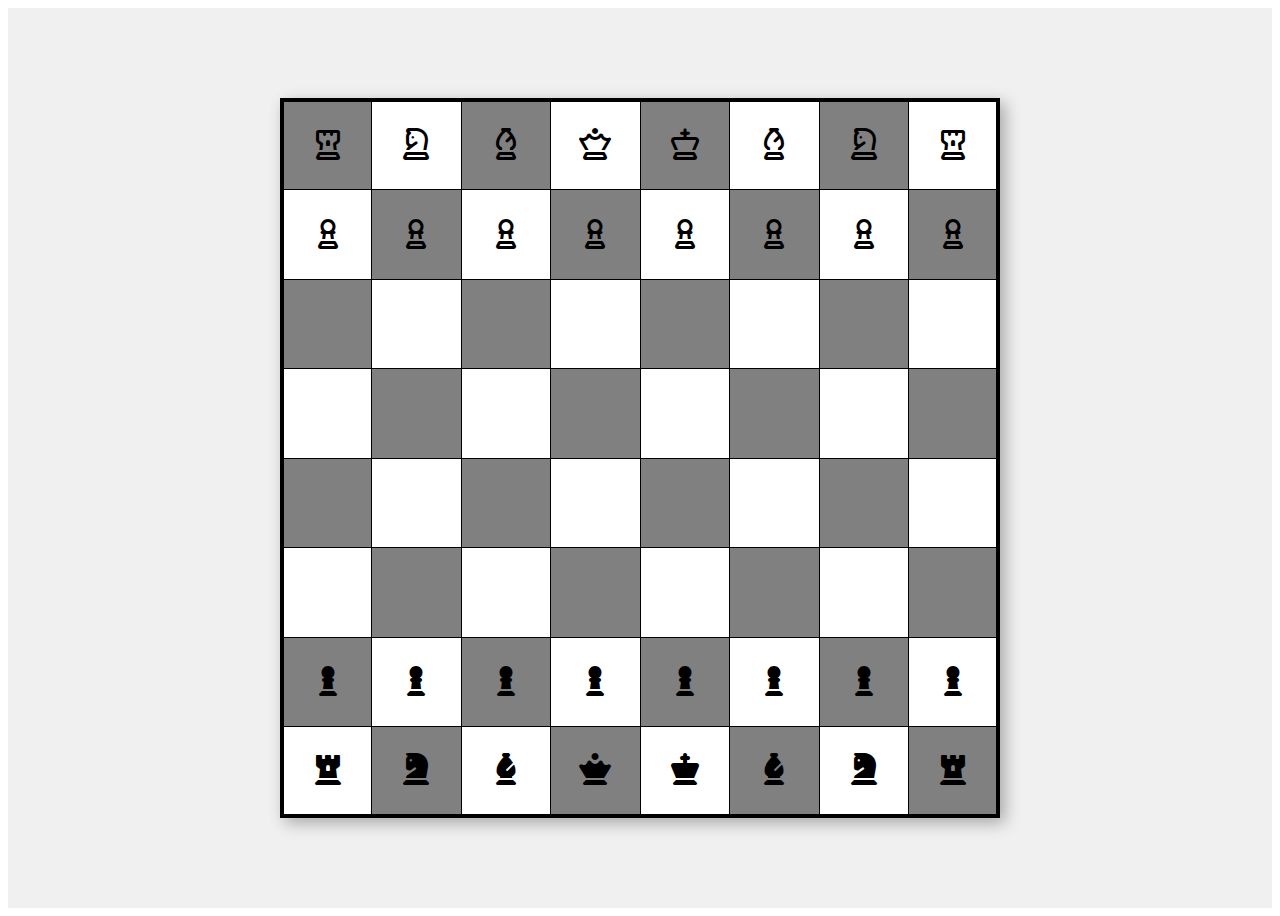
<file: CSS/ChessBoard/index.html>
<!DOCTYPE html>
<html lang="en">
<head>
    <meta charset="UTF-8">
    <meta name="viewport" content="width=device-width, initial-scale=1.0">
    <title>Chessboard</title>
    <link rel="stylesheet" href="styles.css">
    <link rel="stylesheet" href="https://cdnjs.cloudflare.com/ajax/libs/font-awesome/6.5.1/css/all.min.css">

</head>
<body>
    <div class="container">
        <table class="tab">
            <tr>
                <td class="black"><i class="fa-sharp fa-regular fa-chess-rook"></i></td>
                <td class="white"><i class="fa-sharp fa-regular fa-chess-knight"></i></td>
                <td class="black"><i class="fa-sharp fa-regular fa-chess-bishop"></i></td>
                <td class="white"><i class="fa-sharp fa-regular fa-chess-queen"></i></td>
                <td class="black"><i class="fa-sharp fa-regular fa-chess-king"></i></td>
                <td class="white"><i class="fa-sharp fa-regular fa-chess-bishop"></i></td>
                <td class="black"><i class="fa-sharp fa-regular fa-chess-knight"></i></td>
                <td class="white"><i class="fa-sharp fa-regular fa-chess-rook"></i></td>
            </tr>
            <tr>
                <td class="white"><i class="fa-sharp fa-regular fa-chess-pawn"></i></i></td>
                <td class="black"><i class="fa-sharp fa-regular fa-chess-pawn"></i></td>
                <td class="white"><i class="fa-sharp fa-regular fa-chess-pawn"></i></td>
                <td class="black"><i class="fa-sharp fa-regular fa-chess-pawn"></i></td>
                <td class="white"><i class="fa-sharp fa-regular fa-chess-pawn"></i></td>
                <td class="black"><i class="fa-sharp fa-regular fa-chess-pawn"></i></td>
                <td class="white"><i class="fa-sharp fa-regular fa-chess-pawn"></i></td>
                <td class="black"><i class="fa-sharp fa-regular fa-chess-pawn"></i></td>
            </tr>
            <tr>
                <td class="black"></td>
                <td class="white"></td>
                <td class="black"></td>
                <td class="white"></td>
                <td class="black"></td>
                <td class="white"></td>
                <td class="black"></td>
                <td class="white"></td>
            </tr>
            <tr>
                <td class="white"></td>
                <td class="black"></td>
                <td class="white"></td>
                <td class="black"></td>
                <td class="white"></td>
                <td class="black"></td>
                <td class="white"></td>
                <td class="black"></td>
            </tr>
            <tr>
                <td class="black"></td>
                <td class="white"></td>
                <td class="black"></td>
                <td class="white"></td>
                <td class="black"></td>
                <td class="white"></td>
                <td class="black"></td>
                <td class="white"></td>
            </tr>
            <tr>
                <td class="white"></td>
                <td class="black"></td>
                <td class="white"></td>
                <td class="black"></td>
                <td class="white"></td>
                <td class="black"></td>
                <td class="white"></td>
                <td class="black"></td>
            </tr>
            <tr>
                <td class="black"><i class="fa-solid fa-chess-pawn" style="color:black;"></i></td>
                <td class="white"><i class="fa-solid fa-chess-pawn" style="color:black;"></i></td>
                <td class="black"><i class="fa-solid fa-chess-pawn" style="color:black;"></i></td>
                <td class="white"><i class="fa-solid fa-chess-pawn" style="color:black;"></i></td>
                <td class="black"><i class="fa-solid fa-chess-pawn" style="color:black;"></i></td>
                <td class="white"><i class="fa-solid fa-chess-pawn" style="color:black;"></i></td>
                <td class="black"><i class="fa-solid fa-chess-pawn" style="color:black;"></i></td>
                <td class="white"><i class="fa-solid fa-chess-pawn" style="color:black;"></i></td>
            </tr>
            <tr>
                <td class="white"><i class="fa-solid fa-chess-rook" style="color:black;"></i></td>
                <td class="black"><i class="fa-solid fa-chess-knight" style="color:black;"></i></td>
                <td class="white"><i class="fa-solid fa-chess-bishop" style="color:black;"></i></td>
                <td class="black"><i class="fa-solid fa-chess-queen" style="color:black;"></i></td>
                <td class="white"><i class="fa-solid fa-chess-king" style="color:black;"></i></td>
                <td class="black"><i class="fa-solid fa-chess-bishop" style="color:black;"></i></td>
                <td class="white"><i class="fa-solid fa-chess-knight" style="color:black;"></i></td>
                <td class="black"><i class="fa-solid fa-chess-rook" style="color:black;"></i></td>
            </tr>
        </table>
    </div>
</body>
</html>
</file>
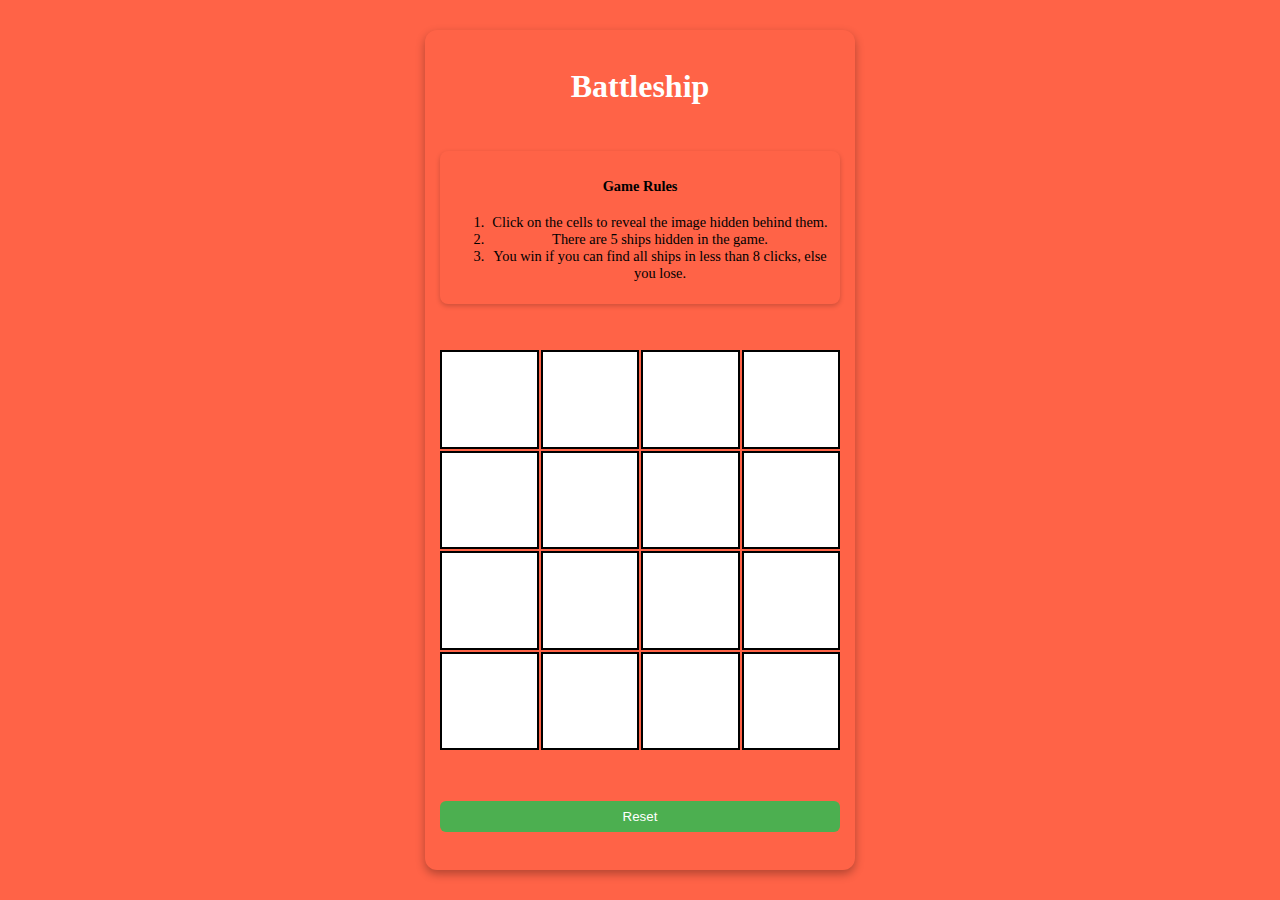
<file: JS/Battleship/index.html>
<!DOCTYPE html>
<html lang="en">
<head>
    <meta charset="UTF-8">
    <meta name="viewport" content="width=device-width, initial-scale=1.0">
    <link rel="stylesheet" href="styles.css">
    <title>Battleship</title>
</head>
<body>
    <div class="container">
        <h1>Battleship</h1>
        <div id="rules">
            <h4>Game Rules</h4>
            <ol>
                <li>Click on the cells to reveal the image hidden behind them.</li>
                <li>There are 5 ships hidden in the game.</li>
                <li>You win if you can find all ships in less than 8 clicks, else you lose.</li>
            </ol>
        </div>
        <div id="grid">
            <div class="box"></div>
            <div class="box"></div>
            <div class="box"></div>
            <div class="box"></div>
            <div class="box"></div>
            <div class="box"></div>
            <div class="box"></div>
            <div class="box"></div>
            <div class="box"></div>
            <div class="box"></div>
            <div class="box"></div>
            <div class="box"></div>
            <div class="box"></div>
            <div class="box"></div>
            <div class="box"></div>
            <div class="box"></div>
        </div>
        <button id="resetButton">Reset</button>
    </div>
    
    <script src="script.js"></script>
</body>
</html>
</file>
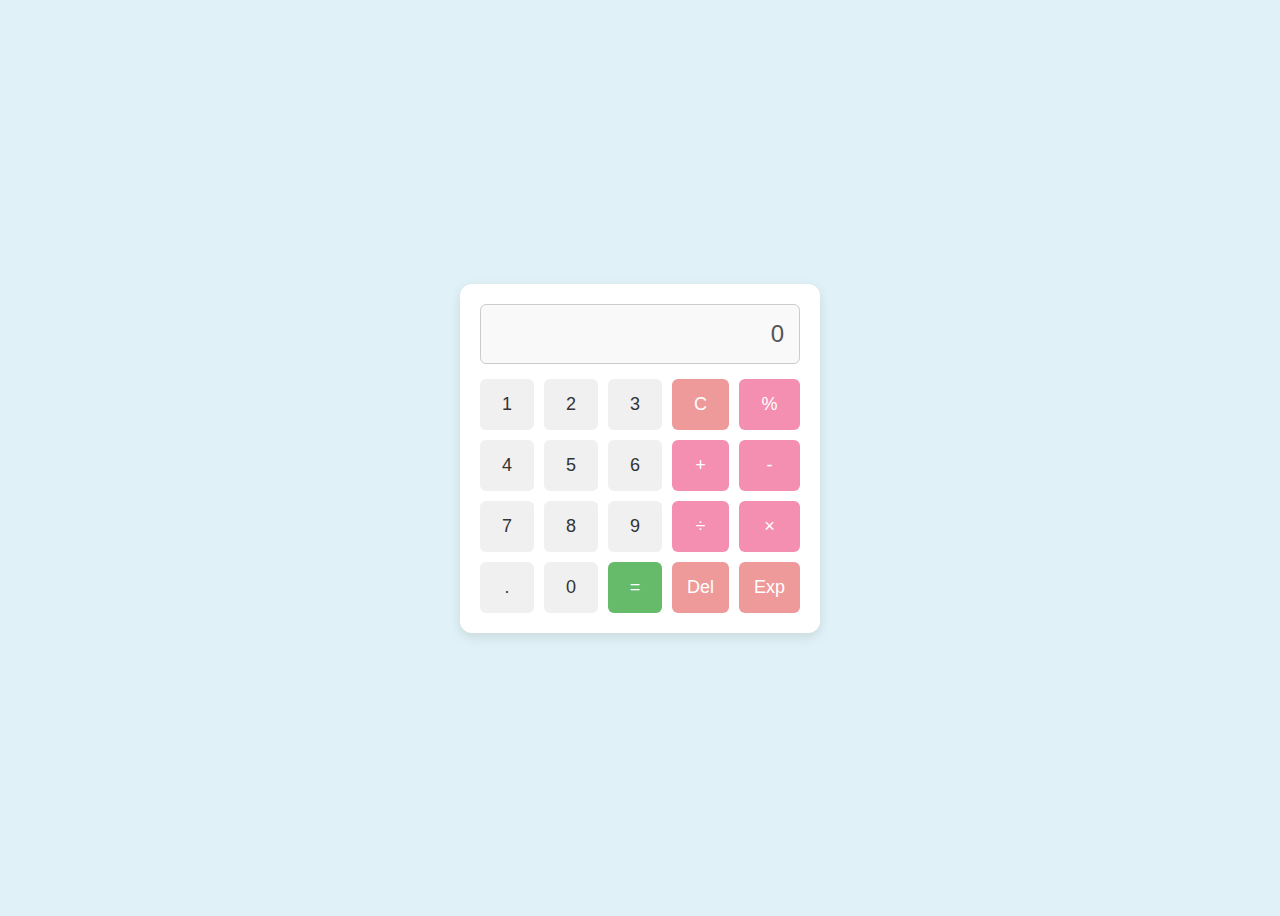
<file: JS/Calculator/index.html>
<!DOCTYPE html>
<html lang="en">
<head>
  <meta charset="UTF-8" />
  <meta name="viewport" content="width=device-width, initial-scale=1.0"/>
  <title>Calculator</title>
  <link rel="stylesheet" href="style.css"/>
</head>
<body>
  <div class="calculator">
    <input type="text" id="display" value="0" disabled />
    <div class="buttons">
      <button class="number">1</button>
      <button class="number">2</button>
      <button class="number">3</button>
      <button class="operator clear">C</button>
      <button class="operator">%</button>

      <button class="number">4</button>
      <button class="number">5</button>
      <button class="number">6</button>
      <button class="operator">+</button>
      <button class="operator">-</button>

      <button class="number">7</button>
      <button class="number">8</button>
      <button class="number">9</button>
      <button class="operator">÷</button>
      <button class="operator">×</button>

      <button class="decimal">.</button>
      <button class="number">0</button>
      <button class="equal">=</button>
      <button class="delete">Del</button>
      <button class="exponent">Exp</button>
    </div>
  </div>
  <script src="script.js"></script>
</body>
</html>
</file>
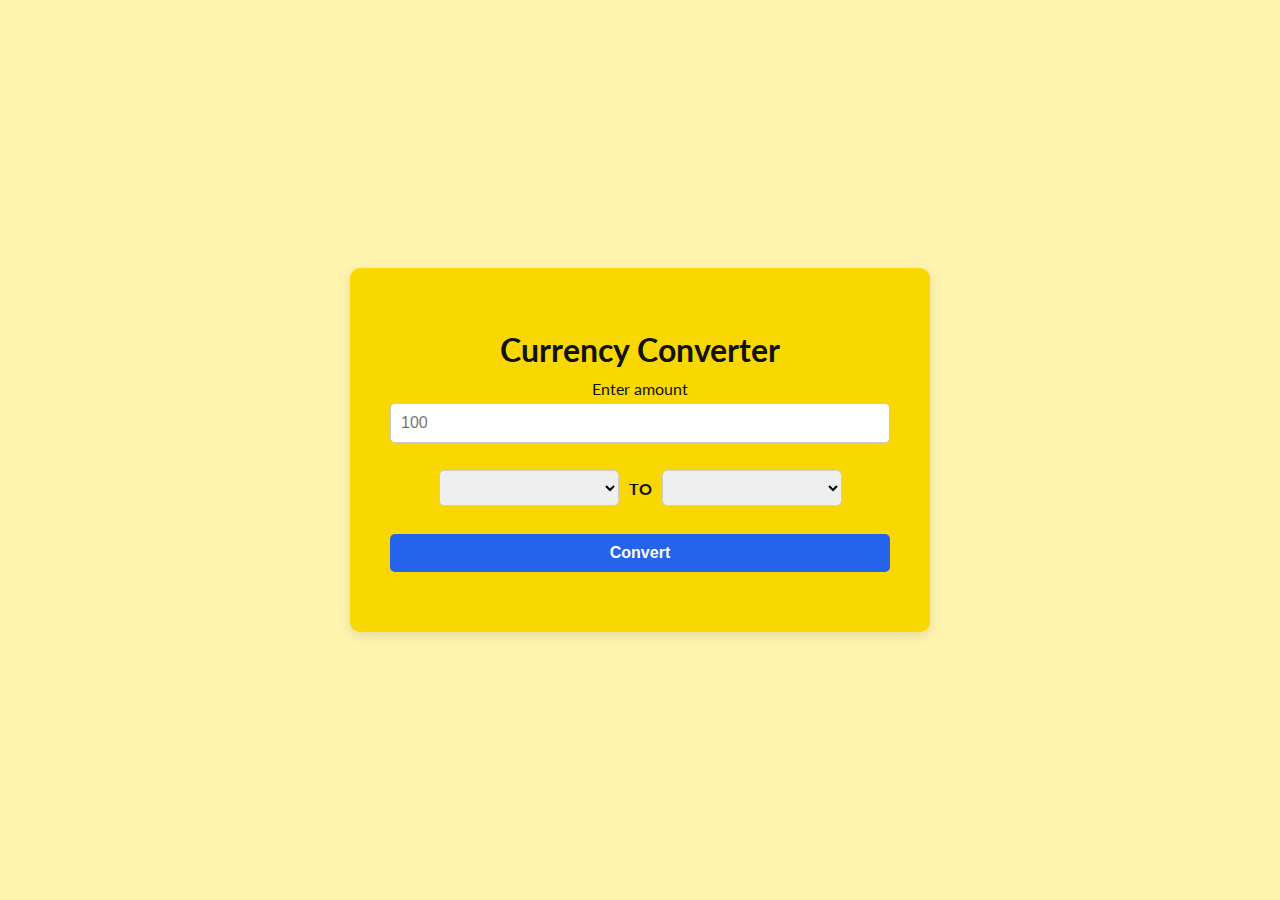
<file: JS/CurrencyConvertor/index.html>
<!DOCTYPE html>
<html lang="en">
<head>
  <meta charset="UTF-8" />
  <meta name="viewport" content="width=device-width, initial-scale=1.0"/>
  <title>Currency Converter</title>
  <link rel="stylesheet" href="styles.css" />
  <link href="https://fonts.googleapis.com/css2?family=DM+Serif+Display:ital@0;1&family=Lato:wght@100;300;400;700;900&display=swap" rel="stylesheet">
</head>
<body>
  <div class="container">
    <h1 class="heading">Currency Converter</h1>
    <p class="label">Enter amount</p>
    <input class="input" type="number" id="amount" placeholder="100" required />
    
    <div class="selectors">
      <select class="select" id="from"></select>
      <p class="to-text">TO</p>
      <select class="select" id="to"></select>
    </div>
    
    <button class="button" id="convert">Convert</button>
    <p id="result" class="result"></p>
  </div>
  <script src="script.js"></script>
</body>
</html>
</file>
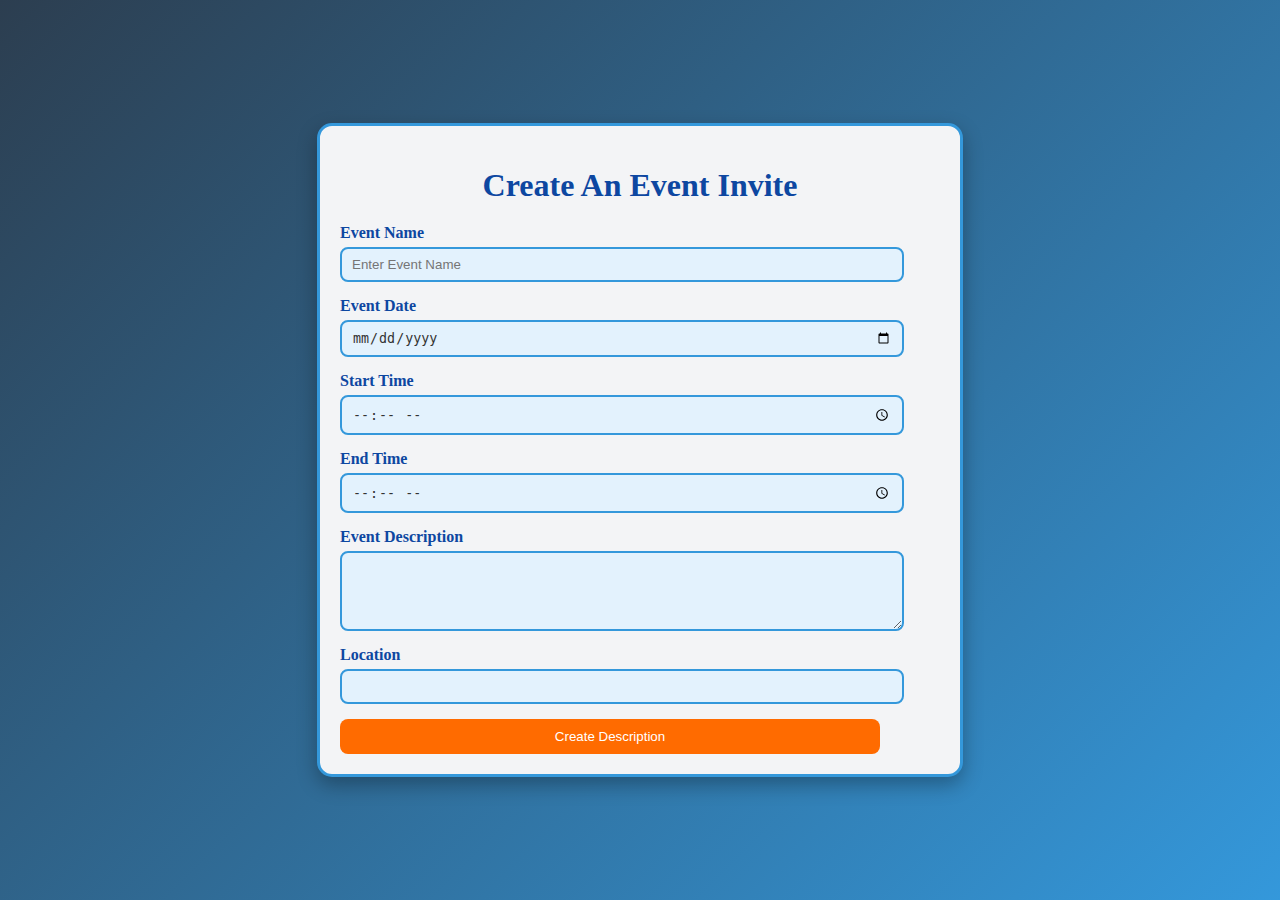
<file: JS/EventInvitation/index.html>
<!DOCTYPE html>
<html lang="en">
<head>
    <meta charset="UTF-8">
    <meta name="viewport" content="width=device-width, initial-scale=1.0">
    <link rel="stylesheet" href="styles.css">
    <title>Event Invite</title>
</head>
<body>
    <div class="container">
        <h1>Create An Event Invite</h1>
        <form action="">
            <div class="formgroup">
                <label for="eventName">Event Name</label>
                <input type="text" id="eventName" placeholder="Enter Event Name">
            </div>

            <div class="formgroup">
                <label for="eventDate">Event Date</label>
                <input type="date" id="eventDate" placeholder="dd/mm/yyyy">
            </div>

            <div class="formgroup">
                <label for="startTime">Start Time</label>
                <input type="time" id="startTime">
            </div>

            <div class="formgroup">
                <label for="endTime">End Time</label>
                <input type="time" id="endTime">
            </div>

            <div class="formgroup">
                <label for="eventDescription">Event Description</label>
                <textarea id="eventDescription" rows="4" cols="10"></textarea>
            </div>

            <div class="formgroup">
                <label for="location">Location</label>
                <input type="text" id="location">
            </div>

            <div class="formgroup">
                <button type="submit">Create Description</button>
            </div>
        </form>
    </div> 
    <div class="invite">
        <div class="head">
            <h1 class="inv">YOU ARE INVITED</h1>
            <h3 class="inv">TO THE</h3>
            <h2 id="event-name">KERALA JS MEETUP</h3>
        </div>
        <div class="details">
            <div class="date">Saturday, December 9,2024</div>
            <div class="time">10:00 AM</div>
            <div class="place">Kochi, Kerala</div>
        </div>
        <div class="desc">
            A JavaScript Meetup is an event where developers, from beginners to experts, gather to discuss JavaScript concepts, frameworks, and best practices. 
        </div>
    </div>
    <dialog>
        <p>Please fill in all the fields</p>
        <button id="closeDialog">Close</button>
    </dialog>
    <script src="script.js"></script>
</body>
</html>
</file>
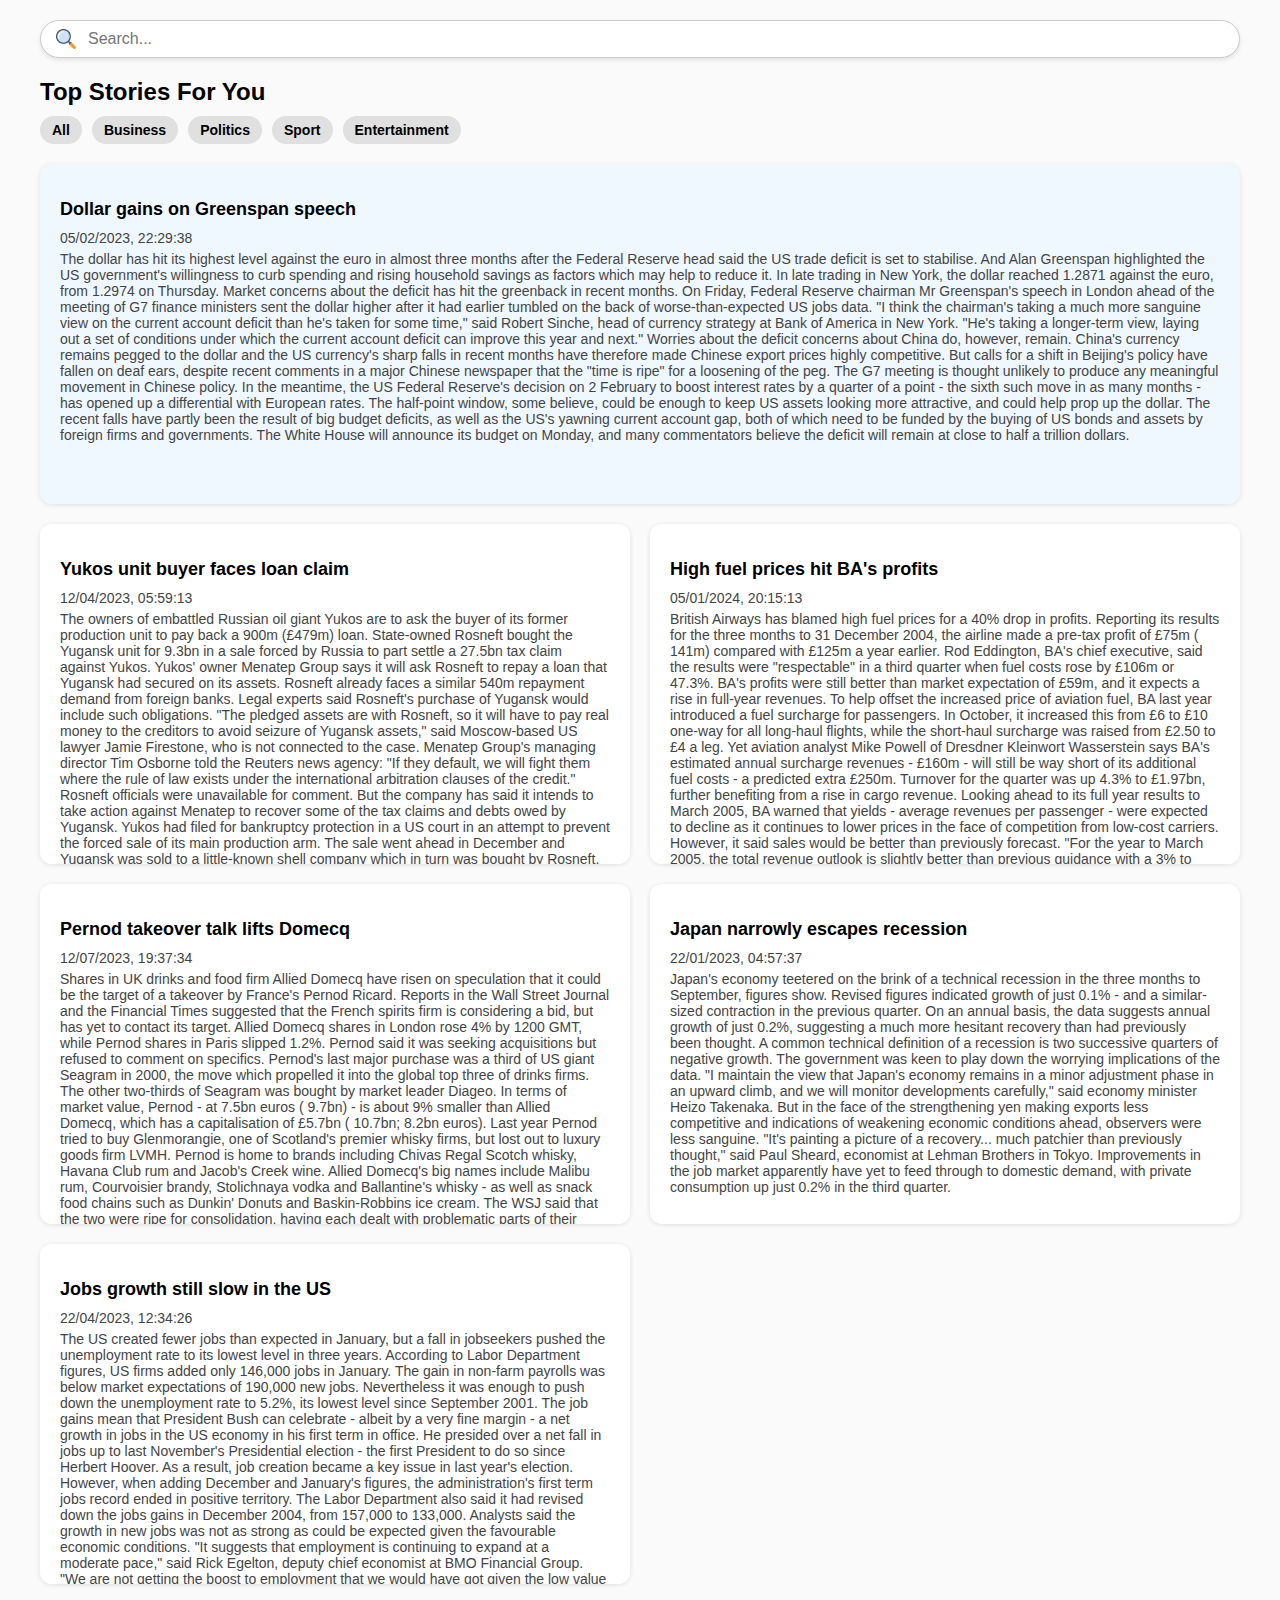
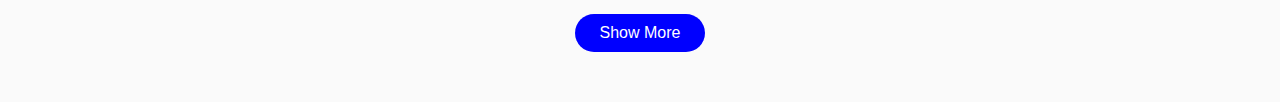
<file: JS/NewsExplorer/index.html>
<!DOCTYPE html>
<html lang="en">
<head>
  <meta charset="UTF-8" />
  <meta name="viewport" content="width=device-width, initial-scale=1.0"/>
  <title>Search Bar Example</title>
  <link rel="stylesheet" href="styles.css" />
</head>
<body>
  <div class="container">
    <div id="search">
      <img src="search.png" alt="Search Icon" />
      <input type="text" id="searchbar" placeholder="Search..." />
    </div>

    <div id="info">
      <h2>Top Stories For You</h2>
      <div id="category">
        <div>All</div>
        <div>Business</div>
        <div>Politics</div>
        <div>Sport</div>
        <div>Entertainment</div>
      </div>
    </div>

    <div id="news-container"></div>

    <button id="showMoreBtn">Show More</button>
  </div>

  <script src="script.js"></script>
</body>
</html>
</file>
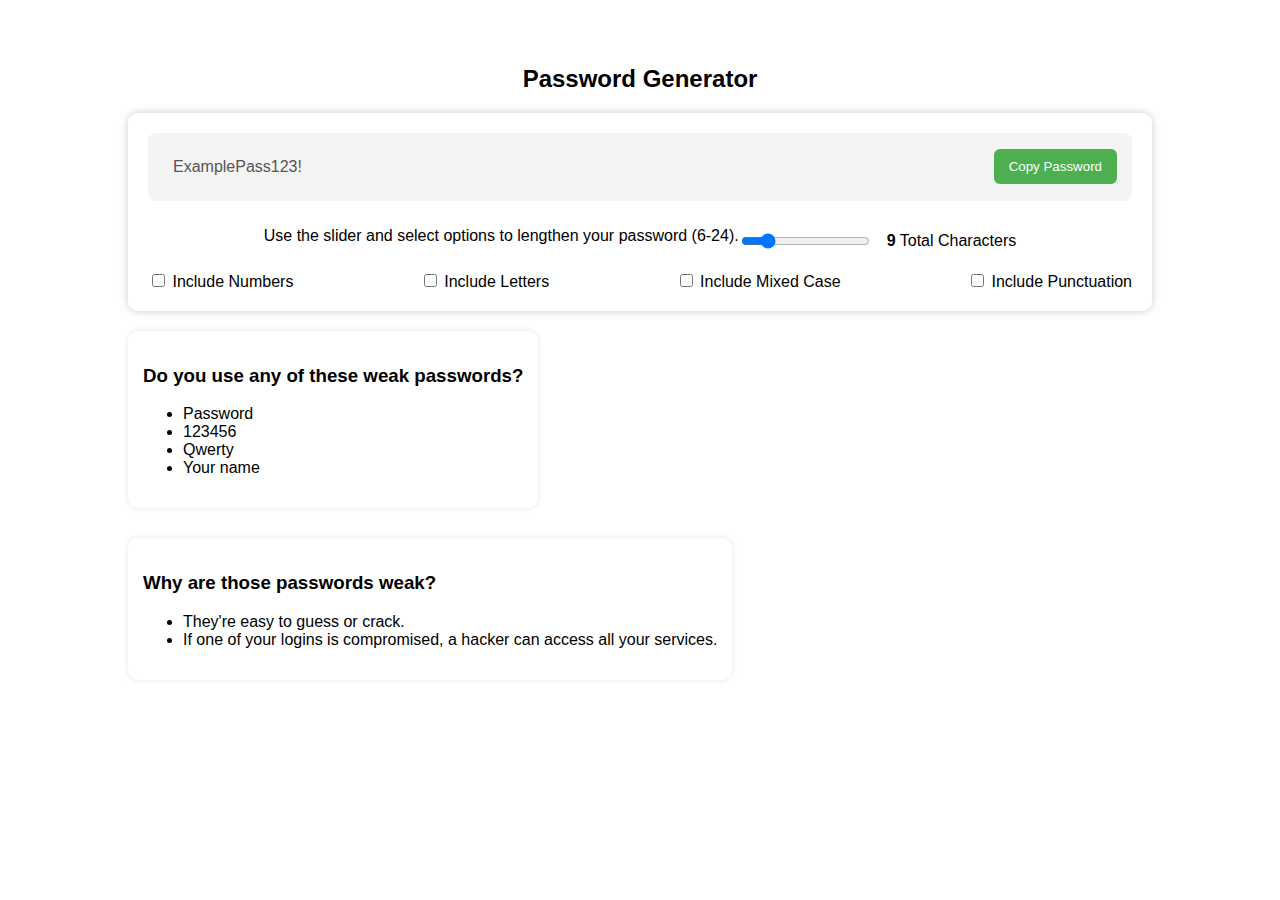
<file: JS/PasswordGenerator/index.html>
<!DOCTYPE html>
<html lang="en">
  <head>
    <meta charset="UTF-8" />
    <meta name="viewport" content="width=device-width, initial-scale=1.0" />
    <title>Password Generator</title>
    <link rel="stylesheet" href="styles.css" />
  </head>
  <body>
    <div class="container">
      <h2 class="heading">Password Generator</h2>

      <div id="main-section">
        <div id="display">
          <input type="text" value="ExamplePass123!" id="dis" disabled />
          <button id="copy">Copy Password</button>
        </div>
        <div id="clipboard-alert" class="alert clipboard-alert">Password copied to clipboard!</div>
        <div id="options-alert" class="alert options-alert">Please select at least one checkbox to generate a password.</div>

        <!-- Slider Section -->
        <div class="slider-section">
          <label for="lengthSlider">Use the slider and select options to lengthen your password (6-24).</label>
          <div class="slider-group">
            <input
              type="range"
              id="lengthSlider"
              min="6"
              max="24"
              value="9"
            />
            <span><strong id="lengthValue">9</strong> Total Characters</span>
          </div>
        </div>

        <div class="checkbox-group">
          <label>
            <input type="checkbox" name="includeNumbers" />
            Include Numbers
          </label>
          <label>
            <input type="checkbox" name="includeLetters" />
            Include Letters
          </label>
          <label>
            <input type="checkbox" name="includeMixedCase" />
            Include Mixed Case
          </label>
          <label>
            <input type="checkbox" name="includePunctuation" />
            Include Punctuation
          </label>
        </div>
      </div>

      <!-- Informational Section -->
      <div id="info">
        <div id="first-information-section">
          <h3>Do you use any of these weak passwords?</h3>
          <ul>
            <li>Password</li>
            <li>123456</li>
            <li>Qwerty</li>
            <li>Your name</li>
          </ul>
        </div>
        <div id="second-information-section">
          <h3>Why are those passwords weak?</h3>
          <ul>
            <li>They're easy to guess or crack.</li>
            <li>If one of your logins is compromised, a hacker can access all your services.</li>
          </ul>
        </div>
      </div>
    </div>
    <script src="script.js"></script>
  </body>
</html>
</file>
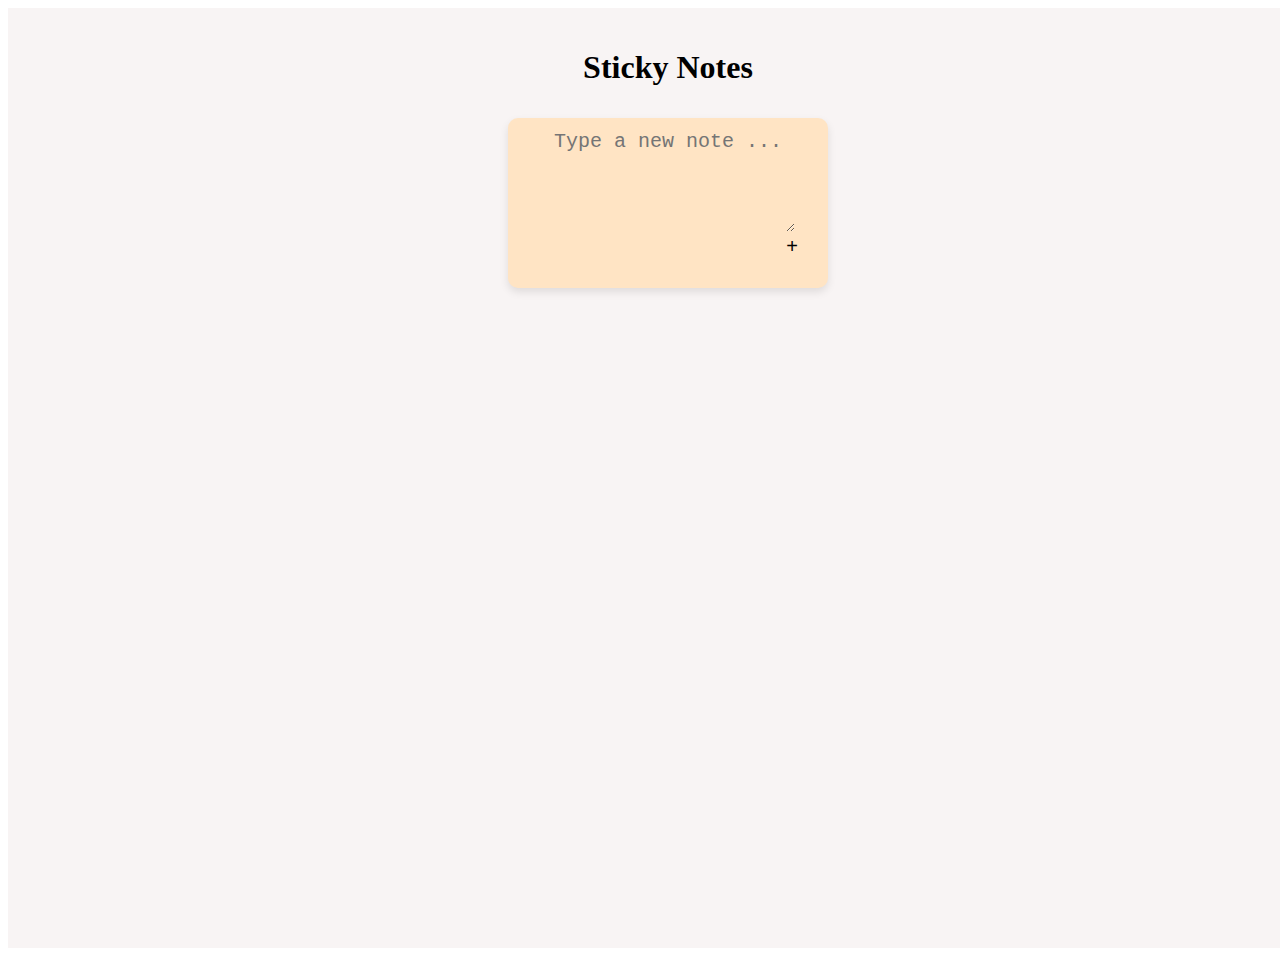
<file: JS/StickyNotes/index.html>
<!DOCTYPE html>
<html lang="en">
  <head>
    <meta charset="UTF-8" />
    <meta name="viewport" content="width=device-width, initial-scale=1.0" />
    <title>Document</title>
    <link rel="stylesheet" href="styles.css" />
  </head>
  <body>
    <div class="container">
      <h1>Sticky Notes</h1>
      <div class="sticky-notes">
        <div class="notes"></div>
        <div class="note-input">
          <textarea type="textarea" placeholder="Type a new note ..." required ></textarea>
          <button id="add">+</button>
        </div>
      </div>
    </div>
    <script src="script.js"></script>
  </body>
</html>
</file>
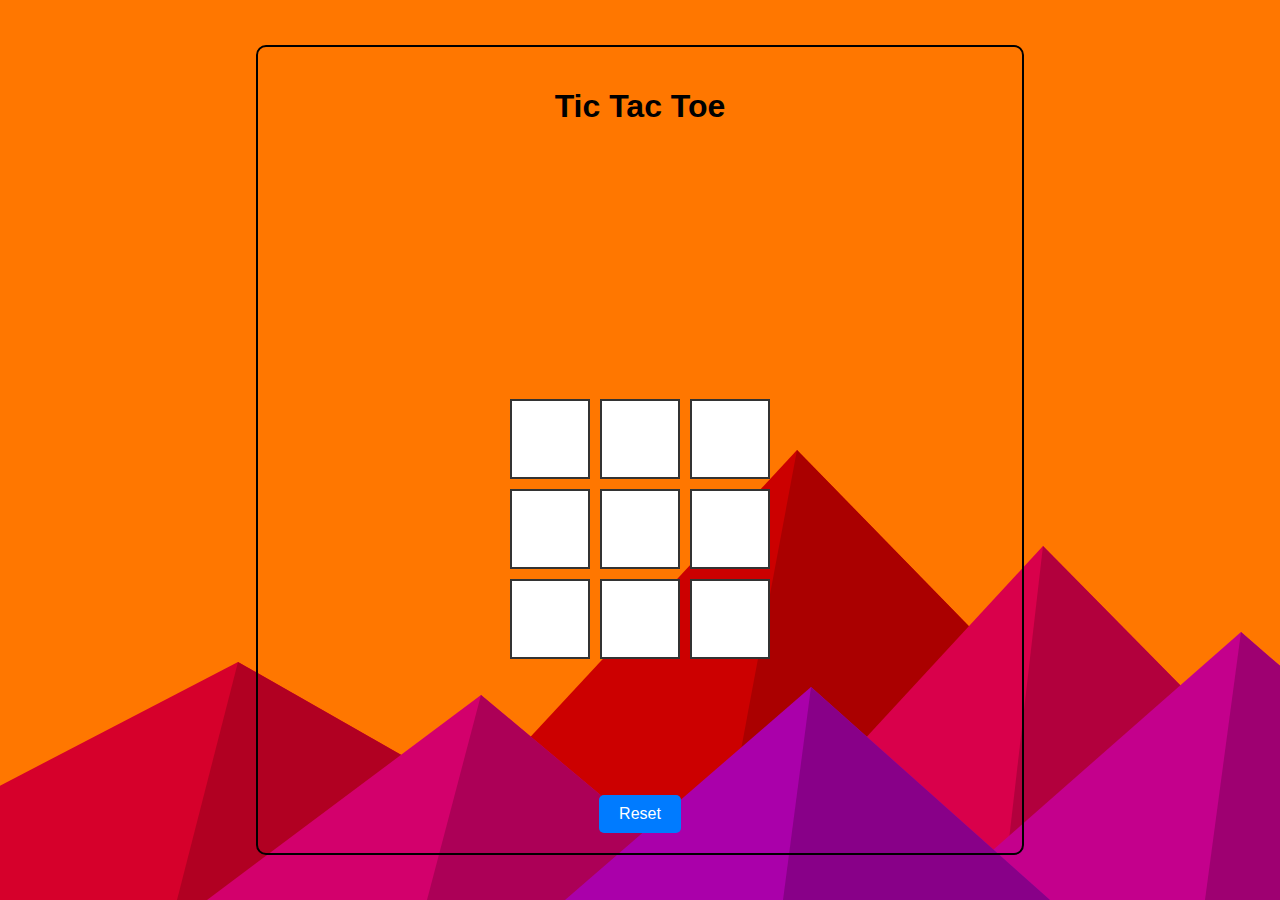
<file: JS/TicTacToe/index.html>
<!DOCTYPE html>
<html lang="en">
<head>
  <meta charset="UTF-8" />
  <meta name="viewport" content="width=device-width, initial-scale=1.0"/>
  <title>Tic Tac Toe</title>
  <link rel="stylesheet" href="styles.css" />
</head>
<body>
  <div class="container">
    <h1>Tic Tac Toe</h1>
    <h2 id="result"></h2>
    <div id="game-grid">
      <div class="box"></div>
      <div class="box"></div>
      <div class="box"></div>
      <div class="box"></div>
      <div class="box"></div>
      <div class="box"></div>
      <div class="box"></div>
      <div class="box"></div>
      <div class="box"></div>
    </div>
    <button id="reset-button">Reset</button>
  </div>

  <script src="script.js"></script>
</body>
</html>
</file>
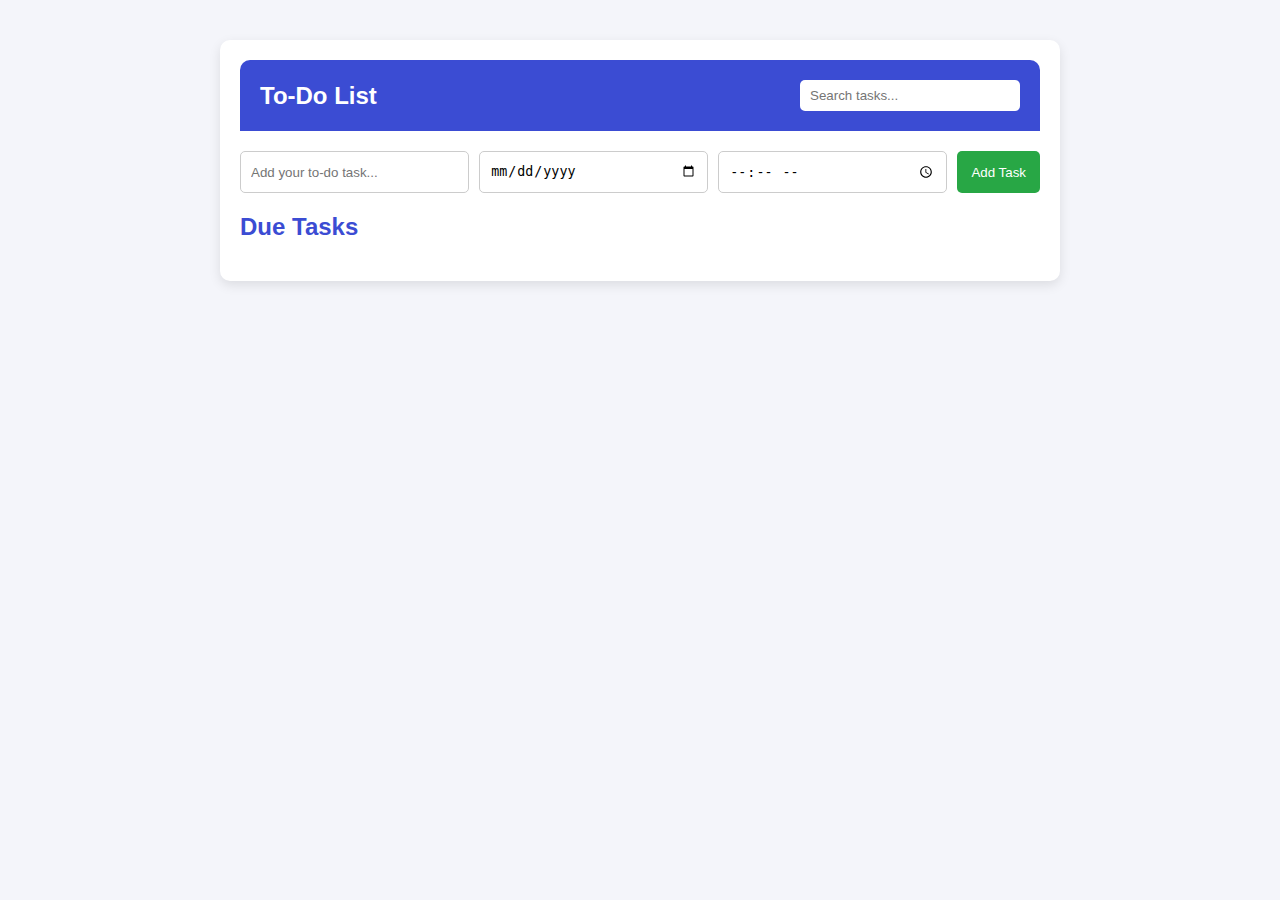
<file: JS/ToDoList/index.html>
<!DOCTYPE html>
<html lang="en">
<head>
  <meta charset="UTF-8" />
  <meta name="viewport" content="width=device-width, initial-scale=1.0"/>
  <title>To-Do List</title>
  <link rel="stylesheet" href="styles.css" />
</head>
<body>
  <div class="container">
    <div class="header">
      <h1>To-Do List</h1>
      <input type="text" id="searchInput" placeholder="Search tasks...">
    </div>

    <div class="task-input">
      <input type="text" id="task" placeholder="Add your to-do task...">
      <input type="date" id="date">
      <input type="time" id="time">
      <button onclick="addTask()" class="add-btn">Add Task</button>
    </div>

    <div class="tasks">
      <h2>Due Tasks</h2>
      <div id="taskList"></div>
    </div>
  </div>

  <script src="script.js"></script>
</body>
</html>
</file>
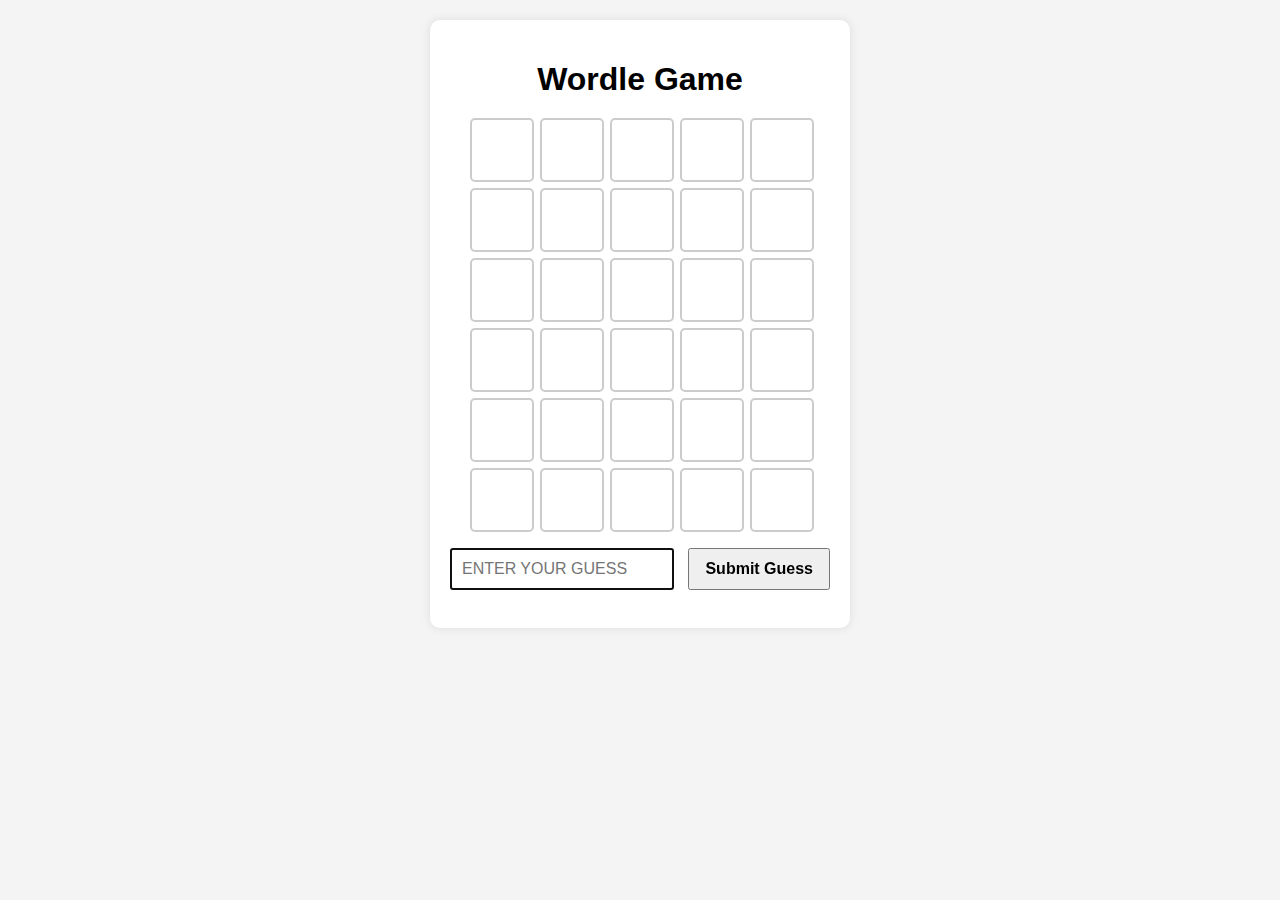
<file: JS/Wordle/index.html>
<!DOCTYPE html>
<html lang="en">
<head>
    <meta charset="UTF-8" />
    <meta name="viewport" content="width=device-width, initial-scale=1.0"/>
    <title>Wordle Game</title>
    <link rel="stylesheet" href="styles.css" />
</head>
<body>
    <div class="container">
        <h1>Wordle Game</h1>
        <div id="game-grid"></div>
        <div class="guess">
            <input type="text" placeholder="Enter your guess" id="guess" maxlength="5" autofocus />
            <button id="submit">Submit Guess</button>
            <p id="feedback"></p>
        </div>
    </div>
    <script src="script.js"></script>
</body>
</html>
</file>
<file: CSS/ChessBoard/styles.css>
.container {
    display: flex;
    justify-content: center;
    align-items: center;
    height: 100vh;
    background-color: #f0f0f0;
}
.tab {
    border: 4px solid black;
    border-collapse: collapse;
    box-shadow: 5px 5px 15px rgba(0, 0, 0, 0.3);
    width: 80vh; 
    height: 80vh; 
}
td {
    width: 12.5%;
    height: 12.5%;
    text-align: center;
    vertical-align: middle;
    border: 1px solid black;
    font-size: 2em;
}
.black {
    background-color: gray;
}
.white {
    background-color: white;
}
</file>
<file: JS/Battleship/styles.css>
body {
    display: flex;
    height: 100vh;
    width: 100vw;
    justify-content: center;
    align-items: center;
    background-color: tomato;
    margin: 0;
    overflow: hidden; /* Prevents accidental overflow */
}

.container {
    height: 90vh;            /* Optimized height for perfect fit */
    width: 90%;              /* Flexible width for responsiveness */
    max-width: 400px;        /* Ideal for balanced layout */
    display: flex;
    flex-direction: column;  
    justify-content: space-around; /* Balanced spacing */
    text-align: center;
    background-color: #ff6347;
    padding: 15px;           /* Reduced padding to save space */
    border-radius: 12px;
    box-shadow: 0 4px 10px rgba(0, 0, 0, 0.3);
}

h1 {
    color: #fff;
    font-size: 2rem;         /* Balanced heading size */
    margin: 0;               /* Prevents extra space */
}

#rules {
    padding: 8px;
    border-radius: 8px;
    box-shadow: 0 2px 5px rgba(0, 0, 0, 0.2);
    font-size: 0.9rem;       /* Smaller text for better fit */
}

#grid {
    display: grid;
    grid-template-columns: repeat(4, 1fr); 
    grid-template-rows: repeat(4, 1fr);    
    gap: 2px;
    width: 100%;             
    aspect-ratio: 1 / 1;     /* Maintains a square layout */
}

.box {
    background-color: #fff;
    border: 2px solid #000;
    display: flex;
    align-items: center;
    justify-content: center;
    background-size: contain;
    background-repeat: no-repeat;
    background-position: center;
    cursor: pointer;
    transition: background-color 0.3s ease;
}

.box:hover {
    background-color: #ffeeba;
}

button {
    background-color: #4CAF50;
    color: white;
    border: none;
    padding: 8px 16px;   
    cursor: pointer;
    border-radius: 6px;
    margin-top: 5px;
    transition: background-color 0.3s ease;
}

button:hover {
    background-color: #45a049;
}
</file>
<file: JS/Calculator/style.css>
body {
  display: flex;
  justify-content: center;
  align-items: center;
  min-height: 100vh;
  background-color: #e0f2f7;
  font-family: sans-serif;
}

.calculator {
  background-color: #fff;
  border-radius: 12px;
  box-shadow: 0 4px 12px rgba(0, 0, 0, 0.1);
  padding: 20px;
  width: 320px;
}

#display {
  width: 100%;
  margin-bottom: 15px;
  padding: 15px;
  font-size: 24px;
  text-align: right;
  border: 1px solid #ccc;
  border-radius: 6px;
  box-sizing: border-box;
  background-color: #f9f9f9;
}

.buttons {
  display: grid;
  grid-template-columns: repeat(5, 1fr);
  gap: 10px;
}

button {
  padding: 15px;
  font-size: 18px;
  border: none;
  border-radius: 6px;
  cursor: pointer;
  background-color: #f0f0f0;
  color: #333;
  transition: background-color 0.3s ease;
}

button:hover {
  background-color: #ddd;
}

.operator {
  background-color: #f48fb1;
  color: white;
}

.operator:hover {
  background-color: #ec407a;
}

.clear,
.delete,
.exponent {
  background-color: #ef9a9a;
  color: white;
}

.clear:hover,
.delete:hover,
.exponent:hover {
  background-color: #e57373;
}

.equal {
  background-color: #66bb6a;
  color: white;
}

.equal:hover {
  background-color: #43a047;
}
</file>
<file: JS/CurrencyConvertor/styles.css>
body {
  margin: 0;
  padding: 0;
  font-family: 'Lato', sans-serif;
  background-color: #fff3b0; /* light yellow background */
  display: flex;
  justify-content: center;
  align-items: center;
  height: 100vh;
}

.container {
  background-color: #f8d800; /* bright yellow */
  padding: 40px;
  border-radius: 10px;
  box-shadow: 0 4px 12px rgba(0, 0, 0, 0.1);
  width: 100%;
  max-width: 500px;
  text-align: center;
}

h1 {
  color: #111;
  font-size: 2rem;
  margin-bottom: 10px;
}

.label {
  margin: 10px 0 5px;
  color: #111;
  font-size: 1rem;
}

.input {
  padding: 10px;
  border-radius: 5px;
  border: 1px solid #ccc;
  font-size: 16px;
  width: 100%;
  margin-bottom: 20px;
  box-sizing: border-box;
}

.selectors {
  display: flex;
  justify-content: center;
  align-items: center;
  gap: 10px;
  margin-bottom: 20px;
}

.select {
  width: 180px;
  padding: 8px;
  border-radius: 5px;
  border: 1px solid #ccc;
  font-size: 14px;
}

.to-text {
  font-weight: bold;
  color: #111;
}

.button {
  background-color: #2563eb; /* blue */
  color: white;
  font-size: 16px;
  padding: 10px;
  width: 100%;
  border: none;
  border-radius: 5px;
  cursor: pointer;
  font-weight: 600;
}

.button:hover {
  background-color: #1e40af;
}

.result {
  margin-top: 20px;
  font-size: 16px;
  color: #111;
  font-weight: 500;
}
</file>
<file: JS/EventInvitation/styles.css>
body {
    background: linear-gradient(135deg, #2c3e50, #3498db);
    color: #fff;
    background-repeat: no-repeat;
    height: 100vh;
    width: 100vw;
    display: flex;
    align-items: center;
    justify-content: center;
    margin: 0;
    padding: 0;
    box-sizing: border-box;
}

.container {
    width: 90%;
    max-width: 600px;
    background-color: #f3f4f6;
    border: 3px solid #3498db;
    border-radius: 15px;
    box-shadow: 0 8px 20px rgba(0, 0, 0, 0.3);
    padding: 20px;
}

h1 {
    text-align: center;
    color: #0d47a1;
    margin-bottom: 20px;
}

form {
    display: flex;
    flex-direction: column;
    gap: 15px;
}

.formgroup {
    display: flex;
    flex-direction: column;
    width: 90%;
}

label {
    font-weight: bold;
    color: #0d47a1;
    margin-bottom: 5px;
}

input, textarea {
    width: 100%;
    padding: 8px 10px;
    border: 2px solid #3498db;
    border-radius: 8px;
    background-color: #e3f2fd;
    color: #333;
    outline: none;
    transition: border 0.3s ease-in-out;
}

input:focus, 
textarea:focus {
    border: 2px solid #ff5722;
    background-color: #fff;
    box-shadow: 0 0 10px rgba(255, 87, 34, 0.5);
}

button {
    background-color: #ff6b00;
    color: #fff;
    padding: 10px 0;
    border: none;
    border-radius: 8px;
    cursor: pointer;
    transition: background 0.3s ease;
}
#d{
    /* z-index:2; */
    width: 200px;
    height: 200px;
    display: flex;
    justify-content: center;
    align-items: center;
    background: linear-gradient(135deg, #2c3e50, #3498db);
}
#closeDialog{
    position: absolute;
    top:0px;
    right: 0px;
}
.invite {
    display: none;
    background-color: #ffffff;
    color: #333;
    width: 100%;
    max-width: 400px;
    padding: 2rem;
    border-radius: 12px;
    box-shadow: 0 4px 12px rgba(0, 0, 0, 0.1);
    text-align: center;
    border-left: 5px solid #4CAF50; /* Green accent for a modern touch */
}

.head h1 {
    font-size: 1.5rem;
    margin-bottom: 0.2rem;
    color: #4CAF50; /* Highlighted heading */
}

.head h3, #event-name {
    margin: 0;
    color: #555;
}

.details {
    margin-top: 1rem;
    padding: 0.8rem 0;
    background-color: #f0f0f0;
    border-radius: 8px;
}

.details div {
    margin: 0.3rem 0;
    font-weight: 500;
}

.desc {
    margin-top: 1.5rem;
    font-size: 0.9rem;
    color: #666;
    line-height: 1.5;
}
</file>
<file: JS/NewsExplorer/styles.css>
body {
  font-family: Arial, sans-serif;
  margin: 0;
  padding: 0;
  background-color: #fafafa;
}

.container {
  padding: 20px;
  max-width: 1200px;
  margin: auto;
}

/* Search Bar Styling */
#search {
  display: flex;
  align-items: center;
  background-color: white;
  border: 1px solid #ccc;
  border-radius: 25px;
  padding: 8px 15px;
  margin-bottom: 20px;
  box-shadow: 0 2px 4px rgba(0,0,0,0.1);
}

#search img {
  width: 20px;
  height: 20px;
  margin-right: 10px;
}

#searchbar {
  flex: 1;
  border: none;
  outline: none;
  font-size: 16px;
}

/* Category Section */
#info h2 {
  margin-bottom: 10px;
}

#category {
  display: flex;
  gap: 10px;
  flex-wrap: wrap;
  margin-bottom: 20px;
}

#category div {
  background-color: #e0e0e0;
  padding: 6px 12px;
  border-radius: 20px;
  cursor: pointer;
  font-size: 14px;
  font-weight: bold;
}

/* News Container with Scroll */
#news-container {
  display: grid;
  grid-template-columns: repeat(2, 1fr);
  gap: 20px;
}

/* News Box Style */
.news-grid {
  background-color: #ffffff;
  padding: 20px;
  height: 300px;
  overflow-y: auto;
  border-radius: 12px;
  box-shadow: 0 1px 5px rgba(0,0,0,0.1);
}

.news-grid h2 {
  font-size: 18px;
  margin-bottom: 10px;
}

.news-grid p {
  margin: 5px 0;
  font-size: 14px;
  color: #444;
}

/* First box spans 2 columns */
.wide {
  grid-column: span 2;
  background-color: #f0f8ff;
}

/* Show More Button */
#showMoreBtn {
  display: block;
  margin: 30px auto;
  padding: 10px 25px;
  font-size: 16px;
  border: none;
  background-color: blue;
  color: white;
  border-radius: 25px;
  cursor: pointer;
}
/* Highlight selected categories */
#category div.selected {
  background-color: black;
  color: white;
}
</file>
<file: JS/PasswordGenerator/styles.css>
body {
  background-image: url("https://ik.imagekit.io/d9mvewbju/BBA-NeetoSite-and-Project-Resources/password-generator-container_tarSlyutN.png?updatedAt=1730755103984");
  background-repeat: no-repeat;
  background-size: cover;
  margin: 0;
  padding: 0;
  height: 100vh;
  width: 100vw;
  display: flex;
  justify-content: center;
  align-items: center;
  font-family: Arial, sans-serif;
}

.container {
  height: 90%;
  width: 80%;
  padding: 20px;
}

.heading {
  text-align: center;
}

#main-section {
  background-color: rgba(255, 255, 255, 0.8);
  border-radius: 10px;
  padding: 20px;
  box-shadow: 0 0 10px rgba(0, 0, 0, 0.2);
  margin-bottom: 20px;
}

#display {
  background-color: #f4f4f4;
  padding: 15px;
  display: flex;
  justify-content: space-between;
  align-items: center;
  border-radius: 8px;
  margin-bottom: 20px;
}

#display input {
  width: 70%;
  padding: 10px;
  font-size: 16px;
  background: transparent;
  border: none;
  outline: none;
}

#copy {
  background-color: #4caf50;
  color: white;
  padding: 10px 15px;
  border-radius: 6px;
  border: none;
  cursor: pointer;
}

#copy:hover {
  background-color: #45a049;
}

.slider-section {
    display: flex
;
    margin-bottom: 20px;
    text-align: center;
    flex-direction: row;
    justify-content: center;
    align-items: center;
}

.slider-group {
  display: flex;
  justify-content: center;
  align-items: center;
  gap: 15px;
  margin-top: 10px;
}

#lengthValue {
  font-weight: bold;
}

.checkbox-group {
  display: flex;
  flex-direction: row;
  justify-content: space-between;
  gap: 8px;
  margin-top: 10px;
}

.alert {
  position: fixed;
  left: 20px;
  padding: 10px 20px;
  color: white;
  border-radius: 5px;
  z-index: 999;
  display: none;
  text-align: center;
  min-width: 250px;
}

.clipboard-alert {
  bottom: 70px;
  background-color: #4caf50;
}

.options-alert {
  bottom: 20px;
  background-color: #e74c3c;
}

#info {
  display: flex;
  gap: 30px;
  justify-content: space-between;
  flex-wrap: wrap;
}

#first-information-section,
#second-information-section {
  padding: 15px;
  border-radius: 10px;
  box-shadow: 0 0 6px rgba(0, 0, 0, 0.1);
}
</file>
<file: JS/StickyNotes/styles.css>
.container {
  height: 100vh;
  width: 100vw;
  text-align: center;
  padding: 20px;
  background-color: rgb(248, 244, 244);
}
.sticky-notes {
  display: flex;
  flex-direction: column;
  justify-content: center;
  align-items: center;
}
.notes {
  display: flex;
  flex-wrap: wrap;
  justify-content: center;
}
.note:nth-child(odd){
  background-color: lightblue;
}
.note {
  background-color: white;
  padding: 10px;
  margin: 10px;
  height: 150px;
  width: 300px;
  border-radius: 10px;
  box-shadow: 0 4px 8px rgba(0, 0, 0, 0.1);
  display: flex;
  justify-content: space-between;
  align-items: center;
  position: relative;
}
.delete {
  border: none;
  background-color: #e54b3a;
  font-size: 20px;
  cursor: pointer;
  position: absolute;
  top: 5px;
  right: 5px;
}
.note-input {
  margin: 10px;
  padding: 10px;
  height: 150px;
  width: 300px;
  border-radius: 10px;
  border: none;
  text-align: center;
  box-shadow: 0 4px 8px rgba(0, 0, 0, 0.1);
  font-size: 16px;
  position: relative;
  background-color:bisque ;
}
textarea {
  border: none;
  background-color: transparent;
  font-size: 20px;
  text-align: center;
  height: 100px;
  width: 250px;
  word-wrap: break-word;
  overflow-wrap: break-word;
  white-space: normal;
}
textarea:focus {
  outline: none;
}
#add {
  border: none;
  background-color: transparent;
  font-size: 20px;
  cursor: pointer;
  margin: 10px;
  padding: 10px;
  border-radius: 10px;
  position: absolute;
  bottom: 10px;
  right: 10px;
}
p {

  height: 100%;
  text-align: center;
  font-size: 20px;
  width: 80%;
  word-wrap: break-word;
  overflow-wrap: break-word;
  white-space: normal;
}
</file>
<file: JS/TicTacToe/styles.css>
* {
  box-sizing: border-box;
  font-family: "Gill Sans", Calibri, "Trebuchet MS", sans-serif;
}

html, body {
  height: 100%;
  margin: 0;
  padding: 0;
}

body {
  display: flex;
  justify-content: center;
  align-items: center;
  background-image: url("flat-mountains.svg");
  background-size: cover; /* fixed here */
  background-repeat: no-repeat;
  background-position: center;
  background-attachment: fixed;
}

.container {
  height: 90%;
  width: 60%;
  border: 2px solid black;
  display: flex;
  flex-direction: column;
  align-items: center;
  justify-content: space-between;
  padding: 20px;
  border-radius: 10px;
}

h1 {
  text-align: center;
}

#result {
  font-size: 1.5rem;
  font-weight: bold;
  color: #222;
  margin: 10px 0;
}

#game-grid {
  display: grid;
  grid-template-columns: repeat(3, 80px);
  grid-template-rows: repeat(3, 80px);
  gap: 10px;
}

.box {
  border: 2px solid #333;
  display: flex;
  align-items: center;
  justify-content: center;
  cursor: pointer;
  background-color: white;
  transition: transform 0.2s ease;
  background-size: 60%;
  background-position: center;
  background-repeat: no-repeat;
}

.box:hover {
  transform: scale(1.05);
}

#reset-button {
  padding: 10px 20px;
  font-size: 1rem;
  margin-top: 20px;
  cursor: pointer;
  border: none;
  background-color: #007bff;
  color: white;
  border-radius: 5px;
  transition: background-color 0.3s ease;
}

#reset-button:hover {
  background-color: #0056b3;
}
</file>
<file: JS/ToDoList/styles.css>
body {
  background: #f4f5fa;
  font-family: Arial, sans-serif;
  margin: 0;
  padding: 0;
}

.container {
  width: 80%;
  max-width: 800px;
  margin: 40px auto;
  background: white;
  border-radius: 10px;
  box-shadow: 0 4px 12px rgba(0, 0, 0, 0.1);
  padding: 20px;
}

.header {
  background: #3b4cd3;
  padding: 20px;
  border-radius: 10px 10px 0 0;
  display: flex;
  justify-content: space-between;
  align-items: center;
  color: white;
}

.header h1 {
  margin: 0;
  font-size: 24px;
}

.header input {
  padding: 8px 10px;
  border: none;
  border-radius: 5px;
  width: 200px;
}

.task-input {
  display: flex;
  gap: 10px;
  margin: 20px 0;
  flex-wrap: wrap;
}

.task-input input[type="text"],
.task-input input[type="date"],
.task-input input[type="time"] {
  padding: 10px;
  flex: 1;
  border: 1px solid #ccc;
  border-radius: 5px;
}

.add-btn {
  background: #28a745;
  color: white;
  border: none;
  padding: 10px 14px;
  border-radius: 5px;
  cursor: pointer;
}

.add-btn:hover {
  background: #218838;
}

.tasks h2 {
  color: #3b4cd3;
}

.task-item {
  padding: 10px;
  border-bottom: 1px solid #eee;
  display: flex;
  justify-content: space-between;
  align-items: center;
}

.task-date {
  font-weight: bold;
}

.task-desc {
  margin-top: 4px;
}

.task-buttons button {
  margin-left: 5px;
  padding: 5px 10px;
  border: none;
  border-radius: 3px;
  cursor: pointer;
  font-size: 14px;
}

.task-buttons .edit {
  background-color: #ffc107;
  color: #000;
}

.task-buttons .delete {
  background-color: #dc3545;
  color: #fff;
}
</file>
<file: JS/Wordle/styles.css>
body {
    background-color: #f4f4f4;
    font-family: Arial, sans-serif;
    text-align: center;
    margin: 0;
    padding: 20px;
}

.container {
    background: white;
    padding: 20px;
    border-radius: 10px;
    display: inline-block;
    box-shadow: 0 0 10px rgba(0, 0, 0, 0.1);
}

h1 {
    margin-bottom: 20px;
}

#game-grid {
    display: grid;
    grid-template-columns: repeat(5, 60px);
    grid-template-rows: repeat(6, 60px);
    gap: 10px;
    justify-content: center;
    margin-bottom: 20px;
}

.box {
    width: 60px;
    height: 60px;
    border: 2px solid #ccc;
    display: flex;
    align-items: center;
    justify-content: center;
    font-size: 24px;
    font-weight: bold;
    text-transform: uppercase;
    border-radius: 5px;
}

.correct {
    background-color: green;
    color: white;
}

.present {
    background-color: yellow;
    color: black;
}

.absent {
    background-color: gray;
    color: white;
}

.guess {
    margin-top: 10px;
}

input#guess {
    padding: 10px;
    font-size: 16px;
    width: 200px;
    text-transform: uppercase;
}

button#submit {
    padding: 10px 15px;
    font-size: 16px;
    font-weight: bold;
    margin-left: 10px;
    cursor: pointer;
}

#feedback {
    margin-top: 15px;
    font-weight: bold;
    font-size: 18px;
}
</file>
